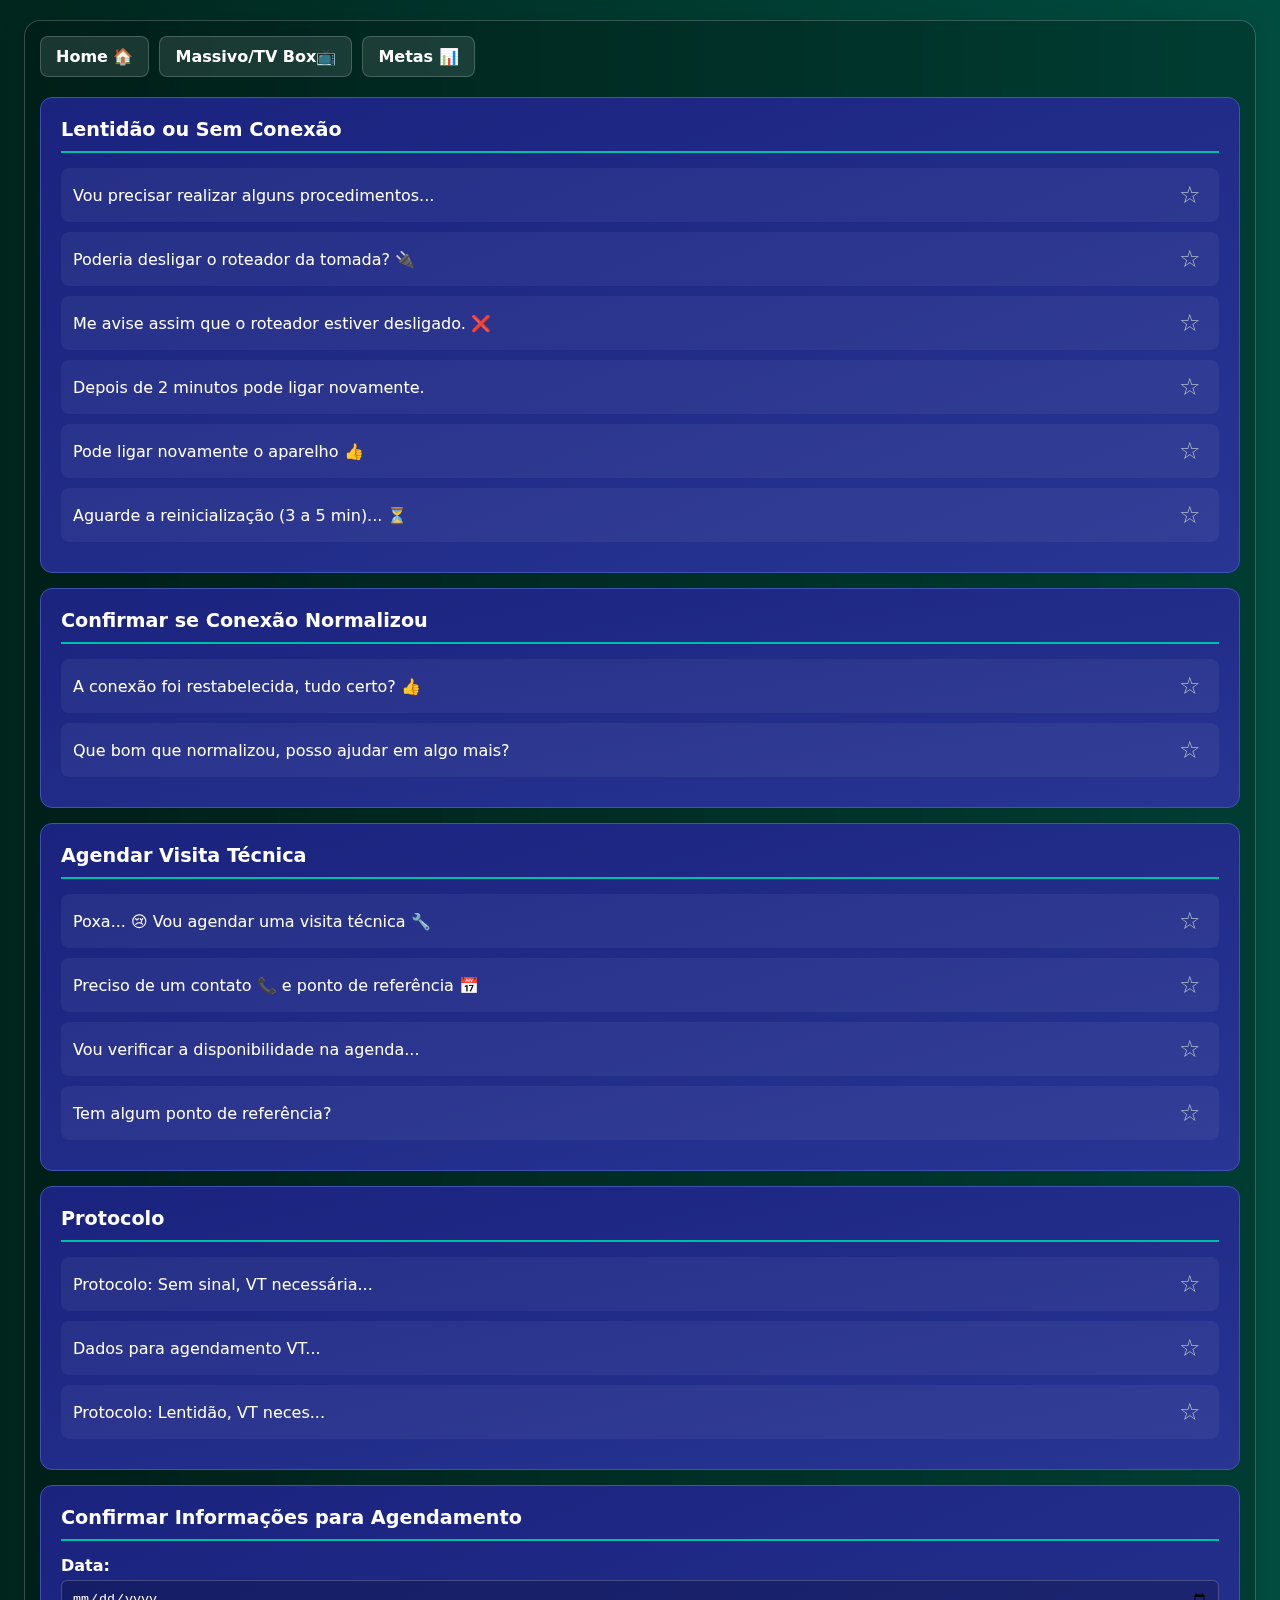
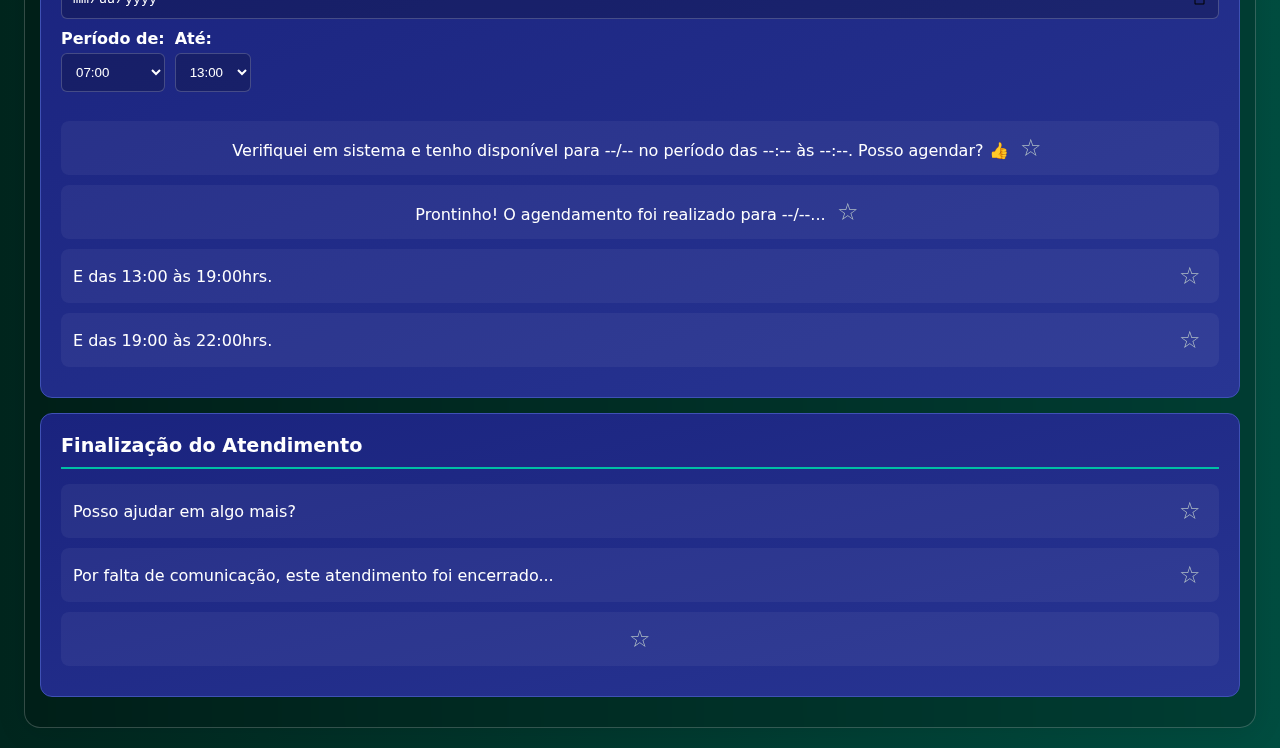
<file: script/lentidao.html>
<!DOCTYPE html>
<html lang="pt-br">
<head>
    <meta charset="UTF-8">
    <meta name="viewport" content="width=device-width, initial-scale=1.0">
    <title>Lentidão ou Sem Conexão</title>
    <link rel="icon" href="img/favicon-index.ico" type="image/x-icon">
    <style>
        :root {
            --primary-color: #00bfa5; 
            --primary-color-hover: #00a794;
            --secondary-button-bg: rgba(255, 255, 255, 0.1);
            --danger-color: #e73444;
            --danger-color-hover: #d32f2f;
            --text-color: #ffffff;
            --text-secondary-color: #b0bec5; 
            --border-color: rgba(255, 255, 255, 0.2);
            --info-color: #29b6f6; 
            --info-background: rgba(41, 182, 246, 0.1);
            --success-color: #66bb6a; 
            --success-background: rgba(102, 187, 106, 0.15);
            --warning-color: #ffa726; 
            --gold-color: #FFD700;
            --main-bg: linear-gradient(to right, #00261e, #004d40);
            --card-bg: linear-gradient(to bottom right, #1a237e, #283593);
            --card-border: #3f51b5;
            --input-bg: rgba(0, 0, 0, 0.2);
        }

        body.theme-light {
            --text-color: #202124;
            --text-secondary-color: #5f6368;
            --border-color: #dadce0;
            --main-bg: #f8f9fa;
            --card-bg: #ffffff;
            --card-border: #e0e0e0;
            --input-bg: #f1f3f4;
            --secondary-button-bg: rgba(0, 0, 0, 0.05);
        }
        
        body.theme-mint {
            --primary-color: #30a080;
            --main-bg: linear-gradient(to top, #f0fdf4, #dcfce7);
            --card-bg: #ffffff;
            --text-color: #14532d;
            --text-secondary-color: #4d7c0f;
            --border-color: #d1fae5;
        }

        body.theme-sunset {
            --primary-color: #f97316;
            --main-bg: linear-gradient(135deg, #7f1d1d, #f97316);
            --card-bg: linear-gradient(to bottom right, #1f2937, #374151);
            --text-color: #f9fafb;
            --text-secondary-color: #d1d5db;
            --border-color: #4b5563;
        }

        body.theme-graphite {
            --primary-color: #52525b;
            --main-bg: #18181b;
            --card-bg: #27272a;
            --text-color: #f4f4f5;
            --text-secondary-color: #a1a1aa;
            --border-color: #3f3f46;
        }

        body {
            font-family: system-ui, -apple-system, BlinkMacSystemFont, 'Segoe UI', Roboto, Oxygen, Ubuntu, Cantarell, 'Open Sans', 'Helvetica Neue', sans-serif;
            background: var(--main-bg);
            color: var(--text-color);
            margin: 0;
            padding: 10px;
            transition: background 0.5s, color 0.5s;
        }

        .page-container {
            max-width: 1200px;
            margin: 10px auto;
            padding: 15px;
            background-color: rgba(0, 0, 0, 0.2);
            border: 1px solid var(--border-color);
            border-radius: 16px;
            box-shadow: 0 4px 30px rgba(0, 0, 0, 0.1);
            backdrop-filter: blur(5px);
            -webkit-backdrop-filter: blur(5px);
        }

        body.theme-light .page-container,
        body.theme-mint .page-container {
             background-color: rgba(255, 255, 255, 0.2);
        }

        .header-container {
            display: flex;
            justify-content: space-between;
            align-items: center;
            flex-wrap: wrap;
            gap: 15px;
            margin-bottom: 20px;
        }

        .tab {
            display: flex;
            gap: 10px;
            flex-wrap: wrap;
        }

        .button {
            background-color: var(--secondary-button-bg);
            color: var(--text-color);
            padding: 10px 15px;
            border: 1px solid var(--border-color);
            border-radius: 8px;
            text-decoration: none;
            font-weight: bold;
            transition: all 0.2s;
        }

        .button:hover {
            background-color: var(--primary-color);
            border-color: var(--primary-color);
            color: white;
        }

        section {
            background: var(--card-bg);
            border: 1px solid var(--card-border);
            border-radius: 12px;
            padding: 20px;
            margin-bottom: 15px;
        }

        h5 {
            margin-top: 0;
            margin-bottom: 15px;
            font-size: 1.2rem;
            color: var(--text-color);
            border-bottom: 2px solid var(--primary-color);
            padding-bottom: 10px;
        }

        .script-line {
            display: flex;
            justify-content: space-between;
            align-items: center;
            padding: 12px;
            background-color: rgba(255, 255, 255, 0.05);
            border-radius: 8px;
            margin-bottom: 10px;
            cursor: pointer;
            transition: transform 0.2s, background-color 0.2s;
        }

        body.theme-light .script-line, body.theme-mint .script-line {
            background-color: rgba(0,0,0,0.05);
        }

        .script-line:hover {
            transform: scale(1.02);
            background-color: var(--info-background);
        }

        .script-line span {
            flex-grow: 1;
            text-align: left;
        }

        .favorite-toggle {
            background: none;
            border: none;
            color: var(--text-secondary-color);
            font-size: 1.5rem;
            cursor: pointer;
            transition: color 0.2s, transform 0.2s;
        }

        .favorite-toggle:hover {
            transform: scale(1.2);
        }

        .favorite-toggle.favorited {
            color: var(--gold-color);
        }

        .form-group {
            margin-bottom: 10px;
        }

        .form-group label {
            display: block;
            margin-bottom: 5px;
            font-weight: bold;
        }

        .form-group input, .form-group select {
            width: 100%;
            padding: 10px;
            border-radius: 6px;
            border: 1px solid var(--border-color);
            background-color: var(--input-bg);
            color: var(--text-color);
            box-sizing: border-box;
        }

        .time-selection-container {
            display: flex;
            gap: 10px;
        }

    </style>
</head>
<body>
    <div class="page-container">
        <header class="header-container">
            <nav class="tab">
                <a href="scriptFlavero.html" class="button">Home 🏠</a>
                <a href="massivotvbox.html" class="button">Massivo/TV Box📺</a>
                <a href="index.html" class="button"> Metas 📊</a>
            </nav>
        </header>
    
        <main class="content-container">
            <section>
                <h5>Lentidão ou Sem Conexão</h5>
                <div class="script-line" data-original="Vou precisar realizar alguns procedimentos para tentar normalizar a sua conexão, 📶 tudo bem?"><span>Vou precisar realizar alguns procedimentos...</span><button class="favorite-toggle">☆</button></div>
                <div class="script-line" data-original="Por gentileza, poderia desligar o roteador da tomada? 🔌 para realizar alguns ajustes por aqui."><span>Poderia desligar o roteador da tomada? 🔌</span><button class="favorite-toggle">☆</button></div>
                <div class="script-line" data-original="Por favor, me avise assim que o roteador estiver desligado. ❌"><span>Me avise assim que o roteador estiver desligado. ❌</span><button class="favorite-toggle">☆</button></div>
                <div class="script-line" data-original="Depois de 2 minutos pode ligar novamente."><span>Depois de 2 minutos pode ligar novamente.</span><button class="favorite-toggle">☆</button></div>
                <div class="script-line" data-original="Pode ligar novamente o aparelho 👍"><span>Pode ligar novamente o aparelho 👍</span><button class="favorite-toggle">☆</button></div>
                <div class="script-line" data-original="Agora é só aguardar a reinicialização do equipamento, que leva de 3 a 5 minutos, para testarmos se a conexão foi normalizada. ⏳ e realizo o último procedimento."><span>Aguarde a reinicialização (3 a 5 min)... ⏳</span><button class="favorite-toggle">☆</button></div>
            </section>
    
            <section>
                <h5>Confirmar se Conexão Normalizou</h5>
                <div class="script-line" data-original="Por favor, me avise se a conexão foi restabelecida para que possamos continuar, tudo certo agora? 👍"><span>A conexão foi restabelecida, tudo certo? 👍</span><button class="favorite-toggle">☆</button></div>
                <div class="script-line" data-original="Que bom que normalizou, posso ajudar em algo mais?"><span>Que bom que normalizou, posso ajudar em algo mais?</span><button class="favorite-toggle">☆</button></div>
            </section>
    
            <section>
                <h5>Agendar Visita Técnica</h5>
                <div class="script-line" data-original="Poxa... 😢 Nesse caso, vou agendar uma visita técnica 🔧 para que o seu acesso seja normalizado, Ok?"><span>Poxa... 😢 Vou agendar uma visita técnica 🔧</span><button class="favorite-toggle">☆</button></div>
                <div class="script-line" data-original="Por gentileza, preciso de *um número de contato 📞 *e um ponto de referência para seguirmos com o agendamento. 📅"><span>Preciso de um contato 📞 e ponto de referência 📅</span><button class="favorite-toggle">☆</button></div>
                <div class="script-line" data-original="Agora só preciso confirmar a data do agendamento técnico com você. Um minuto enquanto verifico a disponibilidade na agenda."><span>Vou verificar a disponibilidade na agenda...</span><button class="favorite-toggle">☆</button></div>
                <div class="script-line" data-original="Tem algum ponto de referência?"><span>Tem algum ponto de referência?</span><button class="favorite-toggle">☆</button></div>
            </section>
    
            <section>
                <h5>Protocolo</h5>
                <div class="script-line" data-original="Cliente entra em contato informando que está sem sinal de internet // Procedimentos feitos // Necessário visita técnica // Ponto de referência: // Telefone para contato: ."><span>Protocolo: Sem sinal, VT necessária...</span><button class="favorite-toggle">☆</button></div>
                <div class="script-line" data-original="Ponto de referência:&#10;Tel:&#10;Tel²:&#10;Data agendada:&#10;Período Agendado:&#10;Aceita antecipar a visita se possível? [ ] Sim - [ ] Não.&#10;Período de disponibilidade: [ ] Manhã - [ ] Tarde - [ ] Noite - [ ] Todos."><span>Dados para agendamento VT...</span><button class="favorite-toggle">☆</button></div>
                <div class="script-line" data-original="Cliente entra em contato informando que está com lentidão // teste feito e anexo em notas // Procedimentos feitos // Necessário visita técnica  // Telefone para contato: "><span>Protocolo: Lentidão, VT neces...</span><button class="favorite-toggle">☆</button></div>
            </section>
    
            <section>
                <h5>Confirmar Informações para Agendamento</h5>
                <div class="form-group">
                    <label for="data-agendamento">Data:</label>
                    <input type="date" id="data-agendamento">
                </div>
    
                <div class="time-selection-container">
                    <div class="form-group">
                        <label for="hora-inicio">Período de:</label>
                        <select id="hora-inicio">
                            <option value="07:00">07:00</option>
                            <option value="13:00">13:00</option>
                            <option value="19:00">19:00</option>
                        </select>
                    </div>
                    <div class="form-group">
                        <label for="hora-fim">Até:</label>
                        <select id="hora-fim">
                            <option value="13:00">13:00</option>
                            <option value="19:00">19:00</option>
                            <option value="22:00">22:00</option>
                        </select>
                    </div>
                </div>
                
                <br>
                
                <div id="confirmar-agendamento" class="script-line" data-original="" style="display: block; text-align: center;">
                    <span>Verifiquei em sistema e tenho disponível para --/-- no período das --:-- às --:--. Posso agendar? 👍</span>
                    <button class="favorite-toggle">☆</button>
                </div>
                <div id="finalizar-agendamento" class="script-line" data-original="" style="display: block; text-align: center; margin-top: 10px;">
                    <span>Prontinho! O agendamento foi realizado para --/--...</span>
                    <button class="favorite-toggle">☆</button>
                </div>
                
                <div class="script-line" data-original="E das 13:00 às 19:00hrs."><span>E das 13:00 às 19:00hrs.</span><button class="favorite-toggle">☆</button></div>
                <div class="script-line" data-original="E das 19:00 às 22:00hrs."><span>E das 19:00 às 22:00hrs.</span><button class="favorite-toggle">☆</button></div>
            </section>
            
            <section>
                <h5>Finalização do Atendimento</h5>
                <div class="script-line" data-original="Posso ajudar em algo mais?"><span>Posso ajudar em algo mais?</span><button class="favorite-toggle">☆</button></div>
                <div class="script-line" data-original="Por falta de comunicação, este atendimento foi encerrado, continuamos à sua disposição por esse canal, ou através do telefone 3514-3100"><span>Por falta de comunicação, este atendimento foi encerrado...</span><button class="favorite-toggle">☆</button></div>
                <div id="mensagem-final" class="script-line" style="display: block; text-align: center;"><span></span><button class="favorite-toggle">☆</button></div>
            </section>
    
        </main>
    </div>
</body>
</html>
</file>
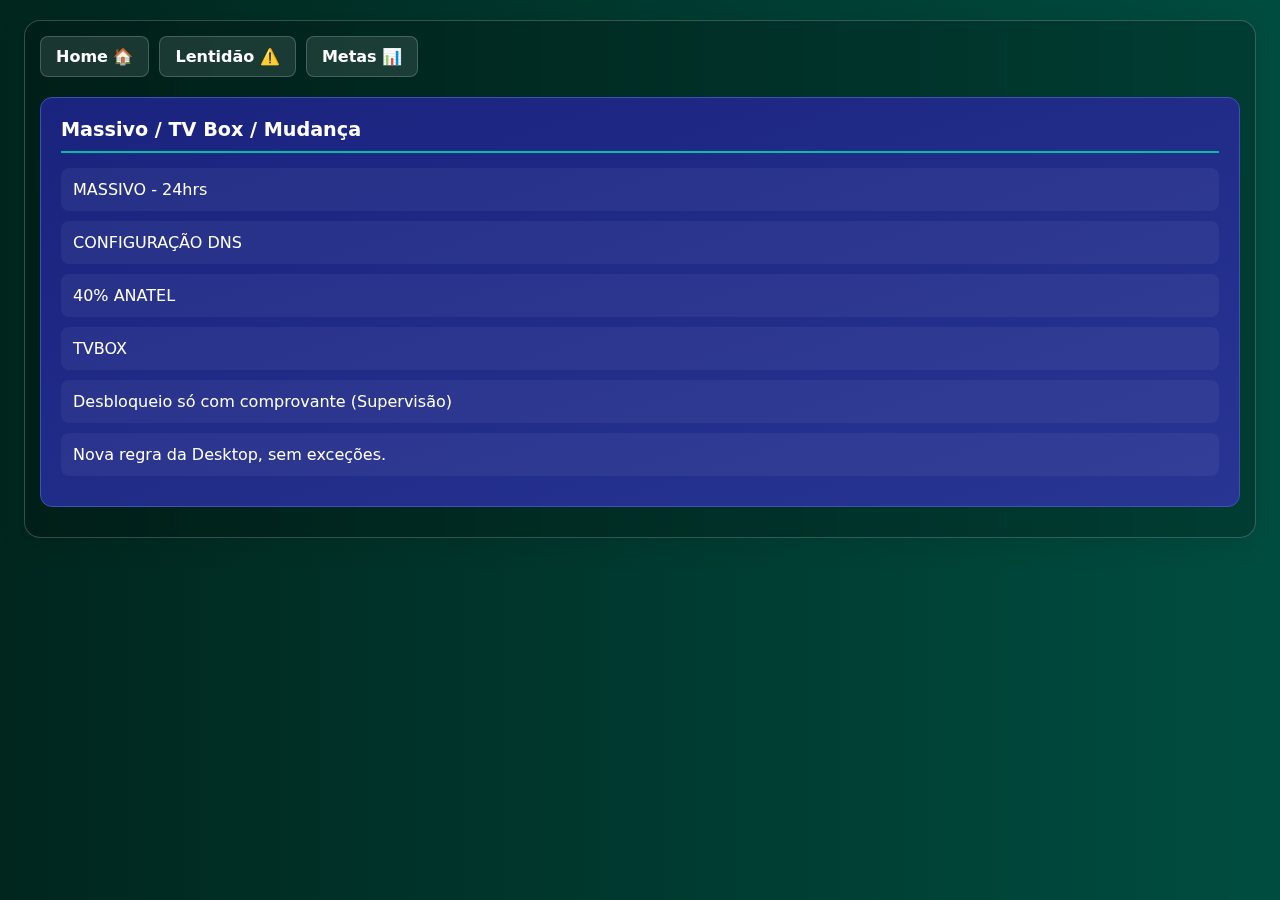
<file: script/massivotvbox.html>
<!DOCTYPE html>
<html lang="pt-br">
<head>
    <meta charset="UTF-8">
    <meta name="viewport" content="width=device-width, initial-scale=1.0">
    <title>Massivo, TV Box e Mudança</title>
    <link rel="icon" href="img/favicon-index.ico" type="image/x-icon">
    <style>
        :root {
            --primary-color: #00bfa5; 
            --primary-color-hover: #00a794;
            --secondary-button-bg: rgba(255, 255, 255, 0.1);
            --danger-color: #e73444;
            --danger-color-hover: #d32f2f;
            --text-color: #ffffff;
            --text-secondary-color: #b0bec5; 
            --border-color: rgba(255, 255, 255, 0.2);
            --info-color: #29b6f6; 
            --info-background: rgba(41, 182, 246, 0.1);
            --success-color: #66bb6a; 
            --success-background: rgba(102, 187, 106, 0.15);
            --warning-color: #ffa726; 
            --gold-color: #FFD700;
            --main-bg: linear-gradient(to right, #00261e, #004d40);
            --card-bg: linear-gradient(to bottom right, #1a237e, #283593);
            --card-border: #3f51b5;
            --input-bg: rgba(0, 0, 0, 0.2);
        }

        body.theme-light {
            --text-color: #202124;
            --text-secondary-color: #5f6368;
            --border-color: #dadce0;
            --main-bg: #f8f9fa;
            --card-bg: #ffffff;
            --card-border: #e0e0e0;
            --input-bg: #f1f3f4;
            --secondary-button-bg: rgba(0, 0, 0, 0.05);
        }
        
        body.theme-mint {
            --primary-color: #30a080;
            --main-bg: linear-gradient(to top, #f0fdf4, #dcfce7);
            --card-bg: #ffffff;
            --text-color: #14532d;
            --text-secondary-color: #4d7c0f;
            --border-color: #d1fae5;
        }

        body.theme-sunset {
            --primary-color: #f97316;
            --main-bg: linear-gradient(135deg, #7f1d1d, #f97316);
            --card-bg: linear-gradient(to bottom right, #1f2937, #374151);
            --text-color: #f9fafb;
            --text-secondary-color: #d1d5db;
            --border-color: #4b5563;
        }

        body.theme-graphite {
            --primary-color: #52525b;
            --main-bg: #18181b;
            --card-bg: #27272a;
            --text-color: #f4f4f5;
            --text-secondary-color: #a1a1aa;
            --border-color: #3f3f46;
        }

        body {
            font-family: system-ui, -apple-system, BlinkMacSystemFont, 'Segoe UI', Roboto, Oxygen, Ubuntu, Cantarell, 'Open Sans', 'Helvetica Neue', sans-serif;
            background: var(--main-bg);
            color: var(--text-color);
            margin: 0;
            padding: 10px;
            transition: background 0.5s, color 0.5s;
        }

        .page-container {
            max-width: 1200px;
            margin: 10px auto;
            padding: 15px;
            background-color: rgba(0, 0, 0, 0.2);
            border: 1px solid var(--border-color);
            border-radius: 16px;
            box-shadow: 0 4px 30px rgba(0, 0, 0, 0.1);
            backdrop-filter: blur(5px);
            -webkit-backdrop-filter: blur(5px);
        }
        
        body.theme-light .page-container,
        body.theme-mint .page-container {
             background-color: rgba(255, 255, 255, 0.2);
        }

        .header-container {
            display: flex;
            justify-content: space-between;
            align-items: center;
            flex-wrap: wrap;
            gap: 15px;
            margin-bottom: 20px;
        }

        .tab {
            display: flex;
            gap: 10px;
            flex-wrap: wrap;
        }

        .button {
            background-color: var(--secondary-button-bg);
            color: var(--text-color);
            padding: 10px 15px;
            border: 1px solid var(--border-color);
            border-radius: 8px;
            text-decoration: none;
            font-weight: bold;
            transition: all 0.2s;
        }

        .button:hover {
            background-color: var(--primary-color);
            border-color: var(--primary-color);
            color: white;
        }

        section {
            background: var(--card-bg);
            border: 1px solid var(--card-border);
            border-radius: 12px;
            padding: 20px;
            margin-bottom: 15px;
        }

        h5 {
            margin-top: 0;
            margin-bottom: 15px;
            font-size: 1.2rem;
            color: var(--text-color);
            border-bottom: 2px solid var(--primary-color);
            padding-bottom: 10px;
        }

        .script-line {
            display: flex;
            justify-content: space-between;
            align-items: center;
            padding: 12px;
            background-color: rgba(255, 255, 255, 0.05);
            border-radius: 8px;
            margin-bottom: 10px;
            cursor: pointer;
            transition: transform 0.2s, background-color 0.2s;
            text-align: left;
        }

        body.theme-light .script-line, body.theme-mint .script-line {
            background-color: rgba(0,0,0,0.05);
        }

        .script-line:hover {
            transform: scale(1.02);
            background-color: var(--info-background);
        }

    </style>
</head>
<body>
    <div class="page-container">
        <header class="header-container">
            <nav class="tab">
                <a href="scriptFlavero.html" class="button">Home 🏠</a>
                <a href="lentidao.html" class="button">Lentidão ⚠️</a>
                <a href="index.html" class="button">Metas 📊</a>
            </nav>
        </header>
    
        <main>
            <section>
                <h5>Massivo / TV Box / Mudança</h5>
                <div class="script-line" data-original="Acabei de verificar e foi constatado um problema geral na sua região. Nossos técnicos já foram notificados e o prazo para a normalização é de 24 horas. Esse é o prazo máximo, mas pode ser que normalize antes!">
                    MASSIVO - 24hrs
                </div>
                <div class="script-line" data-original="Abra Conexões de Rede pressionando Windows + R e digitando ncpa.cpl. Clique em OK. Em seguida, clique com o botão direito na Conexão Local e selecione Protocolo IP Versão 4 (TCP/IPv4), depois clique em Propriedades. Marque a opção Usar os seguintes endereços de servidor DNS e, nos campos de Servidor DNS preferencial e alternativo, digite os seguintes endereços: Primário: 201.77.112.48 Secundário: 201.77.112.">
                    CONFIGURAÇÃO DNS
                </div>
                <div class="script-line" data-original="A velocidade da conexão em medições instantâneas deve estar dentro de 40% do plano contratado, conforme exige a Anatel. Essas informações ficam disponíveis no site da ANATEL: www.anatel.gov.br">
                    40% ANATEL
                </div>
                <div class="script-line" data-original="Entendo. O bloqueio é específico para os aparelhos de TV BOX e não está diretamente relacionado com a Desktop. É uma determinação da ANATEL. Realizei os procedimentos necessários para tentar disponibilizar o acesso, mas infelizmente não foi possível. Como se trata de um bloqueio determinado pela ANATEL, não podemos prestar atendimento devido à falta de sinal em TV BOX, apenas problemas relacionados à internet Desktop.">
                    TVBOX
                </div>
                <div class="script-line" data-original="Nesse caso, não podemos mais realizar o desbloqueio. Agora, somente com a autorização da supervisão com o envio do comprovante de pagamento.">
                    Desbloqueio só com comprovante (Supervisão)
                </div>
                 <div class="script-line" data-original="Peço desculpas, mas não tem como mesmo, é nova regra da Desktop.">
                    Nova regra da Desktop, sem exceções.
                </div>
            </section>
        </main>
    </div>
</body>
</html>
</file>
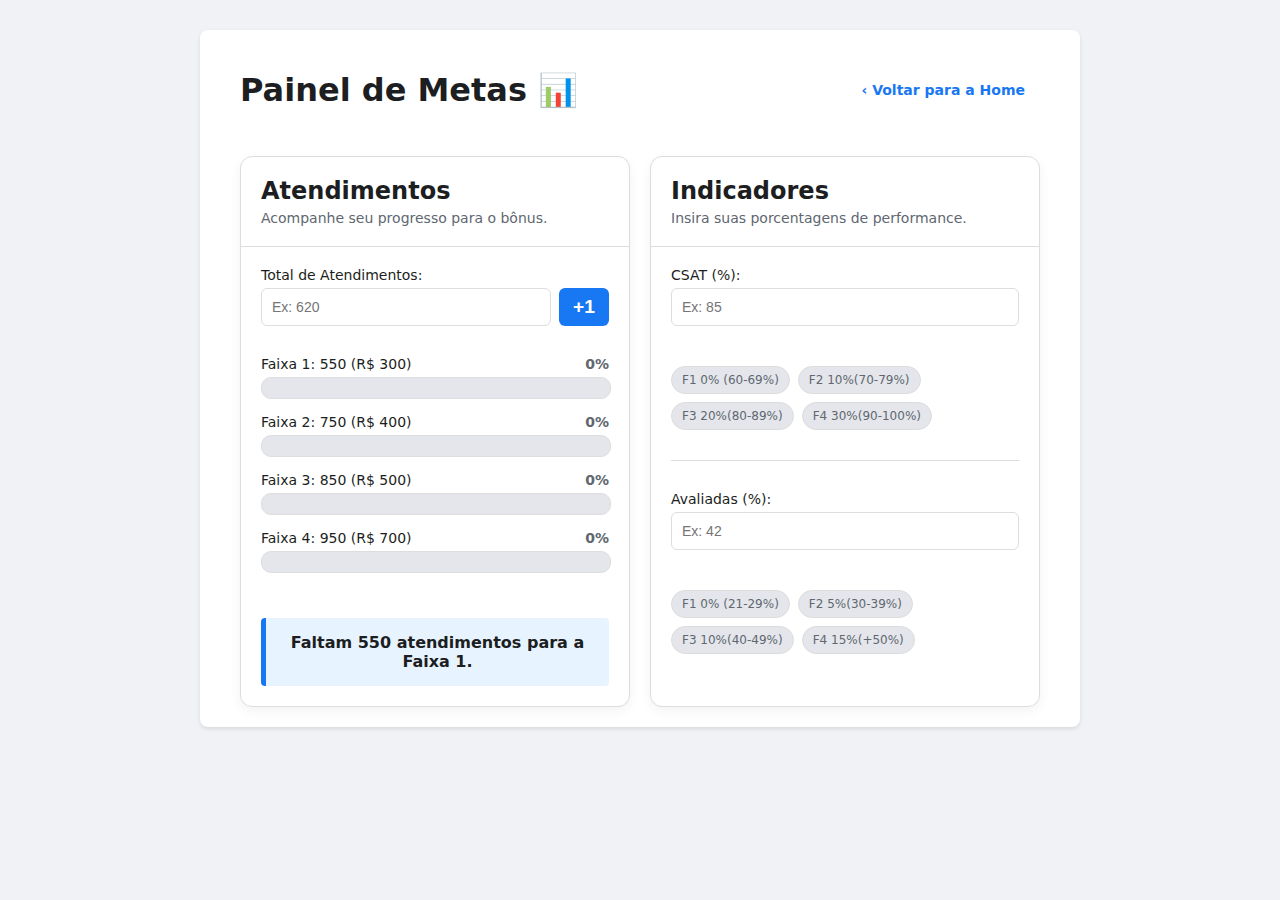
<file: script/metasOLD.html>
<!DOCTYPE html>
<html lang="pt-br">
<head>
    <meta charset="UTF-8">
    <meta name="viewport" content="width=device-width, initial-scale=1.0">
    <title>Painel de Metas N2</title>
    <link rel="icon" href="img/favicon-index.ico" type="image/x-icon">
    
    <style>
        /* --- VARIAVÉIS DE COR E GERAL --- */
        :root {
            --primary-color: #1877f2;
            --primary-color-hover: #166fe5;
            --secondary-button-bg: #e4e6eb;
            --secondary-button-hover-bg: #dcdfe3;
            --background-color: #f0f2f5;
            --container-background: #ffffff;
            --text-color: #1c1e21;
            --text-secondary-color: #606770;
            --border-color: #ddd;
            --info-color: #1877f2;
            --info-background: #e7f3ff;
            --success-color: #31a24c;
            --success-background: #e3f3e6;
        }
        body {
            font-family: system-ui, -apple-system, BlinkMacSystemFont, 'Segoe UI', Roboto, Oxygen, Ubuntu, Cantarell, 'Open Sans', 'Helvetica Neue', sans-serif;
            background-color: var(--background-color);
            color: var(--text-color);
            margin: 0;
            padding: 10px;
        }
        /* --- ESTILOS DA PÁGINA DE METAS --- */
        .page-container {
            max-width: 800px;
            margin: 20px auto;
            padding: 20px 40px;
            background-color: var(--container-background);
            border-radius: 8px;
            box-shadow: 0 2px 4px rgba(0, 0, 0, 0.1);
            text-align: center;
        }
        .header-metas {
            display: flex;
            justify-content: space-between;
            align-items: center;
            margin-bottom: 25px;
        }
        .metas-grid {
            display: grid;
            grid-template-columns: repeat(auto-fit, minmax(300px, 1fr));
            gap: 20px;
        }
        .meta-card {
            background-color: var(--container-background);
            border: 1px solid var(--border-color);
            border-radius: 12px;
            box-shadow: 0 4px 12px rgba(0,0,0,0.05);
            display: flex;
            flex-direction: column;
            text-align: left;
        }
        .card-header {
            padding: 20px;
            border-bottom: 1px solid var(--border-color);
        }
        .card-header h2 {
            margin: 0 0 5px 0;
            color: var(--text-color);
        }
        .card-header p {
            margin: 0;
            font-size: 14px;
            color: var(--text-secondary-color);
        }
        .card-body {
            padding: 20px;
            flex-grow: 1;
            display: flex;
            flex-direction: column;
            gap: 15px;
        }
        .form-group {
            margin-bottom: 15px;
        }
        .form-group label {
            display: block;
            margin-bottom: 5px;
            font-size: 14px;
            font-weight: 500;
            color: var(--text-color);
        }
        .form-group input {
            width: 100%;
            padding: 10px;
            box-sizing: border-box;
            font-size: 14px;
            border: 1px solid var(--border-color);
            border-radius: 6px;
        }
        .input-with-button-container {
            display: flex;
            gap: 8px;
            align-items: center;
        }
        .input-with-button-container input {
            flex-grow: 1;
        }
        .button {
            background-color: var(--primary-color);
            color: white;
            padding: 10px 15px;
            border: none;
            border-radius: 6px;
            text-decoration: none;
            font-size: 14px;
            font-weight: bold;
            cursor: pointer;
        }
        .button:hover {
            background-color: var(--primary-color-hover);
        }
        #incrementButton {
            flex-shrink: 0;
            width: 50px;
            font-size: 1.2rem;
            padding: 8px;
        }
        .meta-item {
            margin-bottom: 15px;
        }
        .meta-header {
            display: flex;
            justify-content: space-between;
            align-items: center;
            margin-bottom: 5px;
            font-size: 14px;
        }
        .meta-label {
            font-weight: 500;
        }
        .meta-percentage {
            font-weight: bold;
            color: var(--text-secondary-color);
        }
        .progress-bar-background {
            width: 100%;
            height: 20px;
            background-color: var(--secondary-button-bg);
            border-radius: 10px;
            overflow: hidden;
            border: 1px solid var(--border-color);
        }
        .progress-bar-fill {
            height: 100%;
            width: 0%;
            background-color: var(--info-color);
            border-radius: 10px;
            transition: width 0.5s ease-out, background-color 0.5s;
        }
        .progress-bar-fill.completed {
            background-color: var(--success-color);
        }
        .summary-box {
            margin-top: 15px;
            padding: 15px;
            background-color: var(--info-background);
            border-left: 5px solid var(--info-color);
            border-radius: 4px;
            font-weight: bold;
            text-align: center;
            transition: all 0.3s;
        }
        .summary-box.completed {
            background-color: var(--success-background);
            border-left-color: var(--success-color);
        }
        .section-divider {
            border: none;
            border-top: 1px solid var(--border-color);
            margin: 15px 0;
        }
        .faixas-container {
            display: flex;
            flex-wrap: wrap;
            gap: 8px;
            margin-top: 10px;
        }
        .faixa-item {
            background-color: var(--secondary-button-bg);
            border: 1px solid var(--border-color);
            padding: 6px 10px;
            border-radius: 16px;
            font-size: 12px;
            color: var(--text-secondary-color);
            transition: all 0.3s;
        }
        .faixa-item.achieved {
            background-color: var(--success-background);
            border-color: var(--success-color);
            color: var(--text-color);
            font-weight: bold;
        }
        .back-button {
            background-color: transparent;
            color: var(--primary-color);
            padding: 10px 15px;
            border: none;
            border-radius: 6px;
            font-size: 14px;
            font-weight: bold;
            cursor: pointer;
            text-decoration: none;
        }
        .back-button:hover {
            background-color: var(--secondary-button-bg);
        }
    </style>
</head>
<body>
    <div class="page-container" style="max-width: 800px;">
        <div class="header-metas">
            <h1>Painel de Metas 📊</h1>
            <a href="scriptFlavero.html" class="back-button">‹ Voltar para a Home</a>
        </div>
        
        <div class="metas-grid">
            <!-- Card de Atendimentos -->
            <div class="meta-card">
                <div class="card-header">
                    <h2>Atendimentos</h2>
                    <p>Acompanhe seu progresso para o bônus.</p>
                </div>
                <div class="card-body">
                    <div class="form-group">
                        <label for="atendimentosInput">Total de Atendimentos:</label>
                        <div class="input-with-button-container">
                            <input type="number" id="atendimentosInput" placeholder="Ex: 620">
                            <button type="button" id="incrementButton" class="button">+1</button>
                        </div>
                    </div>
                    <div id="metas-container">
                        <!-- As barras de progresso serão geradas aqui -->
                    </div>
                    <div id="summary-text" class="summary-box">Aguardando seus dados...</div>
                </div>
            </div>

            <!-- Card de Indicadores -->
            <div class="meta-card">
                <div class="card-header">
                    <h2>Indicadores</h2>
                    <p>Insira suas porcentagens de performance.</p>
                </div>
                <div class="card-body">
                    <div class="form-group">
                        <label for="csatInput">CSAT (%):</label>
                        <input type="number" id="csatInput" placeholder="Ex: 85" min="0" max="100">
                    </div>
                    <div class="faixas-container" id="csatFaixas">
                        <!-- As faixas de CSAT serão geradas aqui -->
                    </div>
                    
                    <hr class="section-divider">

                    <div class="form-group">
                        <label for="avaliadasInput">Avaliadas (%):</label>
                        <input type="number" id="avaliadasInput" placeholder="Ex: 42" min="0">
                    </div>
                    <div class="faixas-container" id="avaliadasFaixas">
                        <!-- As faixas de Avaliadas serão geradas aqui -->
                    </div>
                </div>
            </div>
        </div>
    </div>

    <script>
        document.addEventListener('DOMContentLoaded', () => {
            const metasPageIdentifier = document.getElementById('atendimentosInput');
            if (!metasPageIdentifier) return;

            // --- LÓGICA DE ATENDIMENTOS ---
            const atendimentosInput = document.getElementById('atendimentosInput');
            const metas = [{ id: 1, target: 550, reward: 300 }, { id: 2, target: 750, reward: 400 }, { id: 3, target: 850, reward: 500 }, { id: 4, target: 950, reward: 700 }];
            const metasContainer = document.getElementById('metas-container');
            const summaryText = document.getElementById('summary-text');
            const incrementButton = document.getElementById('incrementButton');

            function renderAtendimentoMetas() {
                if (!metasContainer) return;
                metasContainer.innerHTML = '';
                metas.forEach(meta => {
                    const metaElement = document.createElement('div');
                    metaElement.className = 'meta-item';
                    metaElement.innerHTML = `<div class="meta-header"><span class="meta-label">Faixa ${meta.id}: ${meta.target} (R$ ${meta.reward})</span><span class="meta-percentage" id="meta${meta.id}-percent">0%</span></div><div class="progress-bar-background"><div class="progress-bar-fill" id="meta${meta.id}-fill"></div></div>`;
                    metasContainer.appendChild(metaElement);
                });
            }

            function updateAtendimentoProgress() {
                if (!atendimentosInput || !summaryText) return;
                const currentValue = parseInt(atendimentosInput.value) || 0;
                localStorage.setItem('atendimentosCount', currentValue);
                let highestAchieved = null;
                metas.forEach(meta => {
                    const percent = Math.min(100, (currentValue / meta.target) * 100);
                    const fill = document.getElementById(`meta${meta.id}-fill`);
                    const percentText = document.getElementById(`meta${meta.id}-percent`);
                    if (fill && percentText) {
                        fill.style.width = `${percent}%`;
                        percentText.textContent = `${Math.floor(percent)}%`;
                        if (percent >= 100) {
                            fill.classList.add('completed');
                            highestAchieved = meta;
                        } else {
                            fill.classList.remove('completed');
                        }
                    }
                });
                if (!highestAchieved) {
                    const faltam = metas[0].target - currentValue;
                    summaryText.innerHTML = `Faltam <strong>${faltam > 0 ? faltam : 0}</strong> atendimentos para a Faixa 1.`;
                    summaryText.className = 'summary-box';
                } else {
                    const nextMetaIndex = metas.findIndex(m => m.id === highestAchieved.id) + 1;
                    if (nextMetaIndex < metas.length) {
                        const nextMeta = metas[nextMetaIndex];
                        const faltam = nextMeta.target - currentValue;
                        summaryText.innerHTML = `Parabéns! Atingido: <strong>Faixa ${highestAchieved.id} (R$ ${highestAchieved.reward})</strong>. Faltam <strong>${faltam > 0 ? faltam : 0}</strong> para a próxima!`;
                        summaryText.className = 'summary-box completed';
                    } else {
                        summaryText.innerHTML = `INCRÍVEL! 🏆 Meta máxima de <strong>R$ ${highestAchieved.reward}</strong> atingida!`;
                        summaryText.className = 'summary-box completed';
                    }
                }
            }

            // --- LÓGICA DE INDICADORES (CSAT E AVALIADAS) ---
            function setupTierTracker(inputId, containerId, tiers, storageKey) {
                const input = document.getElementById(inputId);
                const container = document.getElementById(containerId);
                if (!input || !container) return;
                container.innerHTML = '';
                tiers.forEach(tier => {
                    const faixaEl = document.createElement('div');
                    faixaEl.className = 'faixa-item';
                    faixaEl.dataset.tierMin = tier.min;
                    faixaEl.textContent = tier.label;
                    container.appendChild(faixaEl);
                });
                const faixas = container.querySelectorAll('.faixa-item');
                function update() {
                    const value = parseFloat(input.value) || 0;
                    localStorage.setItem(storageKey, value);
                    let achievedTierMin = -1;
                    tiers.forEach(tier => {
                        if (value >= tier.min && value <= tier.max) {
                            achievedTierMin = tier.min;
                        }
                    });
                    faixas.forEach(faixa => {
                        faixa.classList.toggle('achieved', parseInt(faixa.dataset.tierMin) === achievedTierMin);
                    });
                }
                const savedValue = localStorage.getItem(storageKey);
                if (savedValue) { input.value = savedValue; }
                update();
                input.addEventListener('input', update);
            }

            const csatTiers = [{ label: 'F1 0% (60-69%)', min: 60, max: 69.9 }, { label: 'F2 10%(70-79%)', min: 70, max: 79.9 }, { label: 'F3 20%(80-89%)', min: 80, max: 89.9 }, { label: 'F4 30%(90-100%)', min: 90, max: 100 }];
            setupTierTracker('csatInput', 'csatFaixas', csatTiers, 'csatValue');

            const avaliadasTiers = [{ label: 'F1 0% (21-29%)', min: 21, max: 29.9 }, { label: 'F2 5%(30-39%)', min: 30, max: 39.9 }, { label: 'F3 10%(40-49%)', min: 40, max: 49.9 }, { label: 'F4 15%(+50%)', min: 50, max: Infinity }];
            setupTierTracker('avaliadasInput', 'avaliadasFaixas', avaliadasTiers, 'avaliadasValue');

            // --- INICIALIZAÇÃO E EVENTOS ---
            renderAtendimentoMetas();
            const savedAtendimentos = localStorage.getItem('atendimentosCount');
            if (savedAtendimentos) { atendimentosInput.value = savedAtendimentos; }
            updateAtendimentoProgress();
            atendimentosInput.addEventListener('input', updateAtendimentoProgress);
            if (incrementButton) {
                incrementButton.addEventListener('click', () => {
                    atendimentosInput.value = (parseInt(atendimentosInput.value) || 0) + 1;
                    atendimentosInput.dispatchEvent(new Event('input'));
                });
            }
        });
    </script>
</body>
</html>
</file>
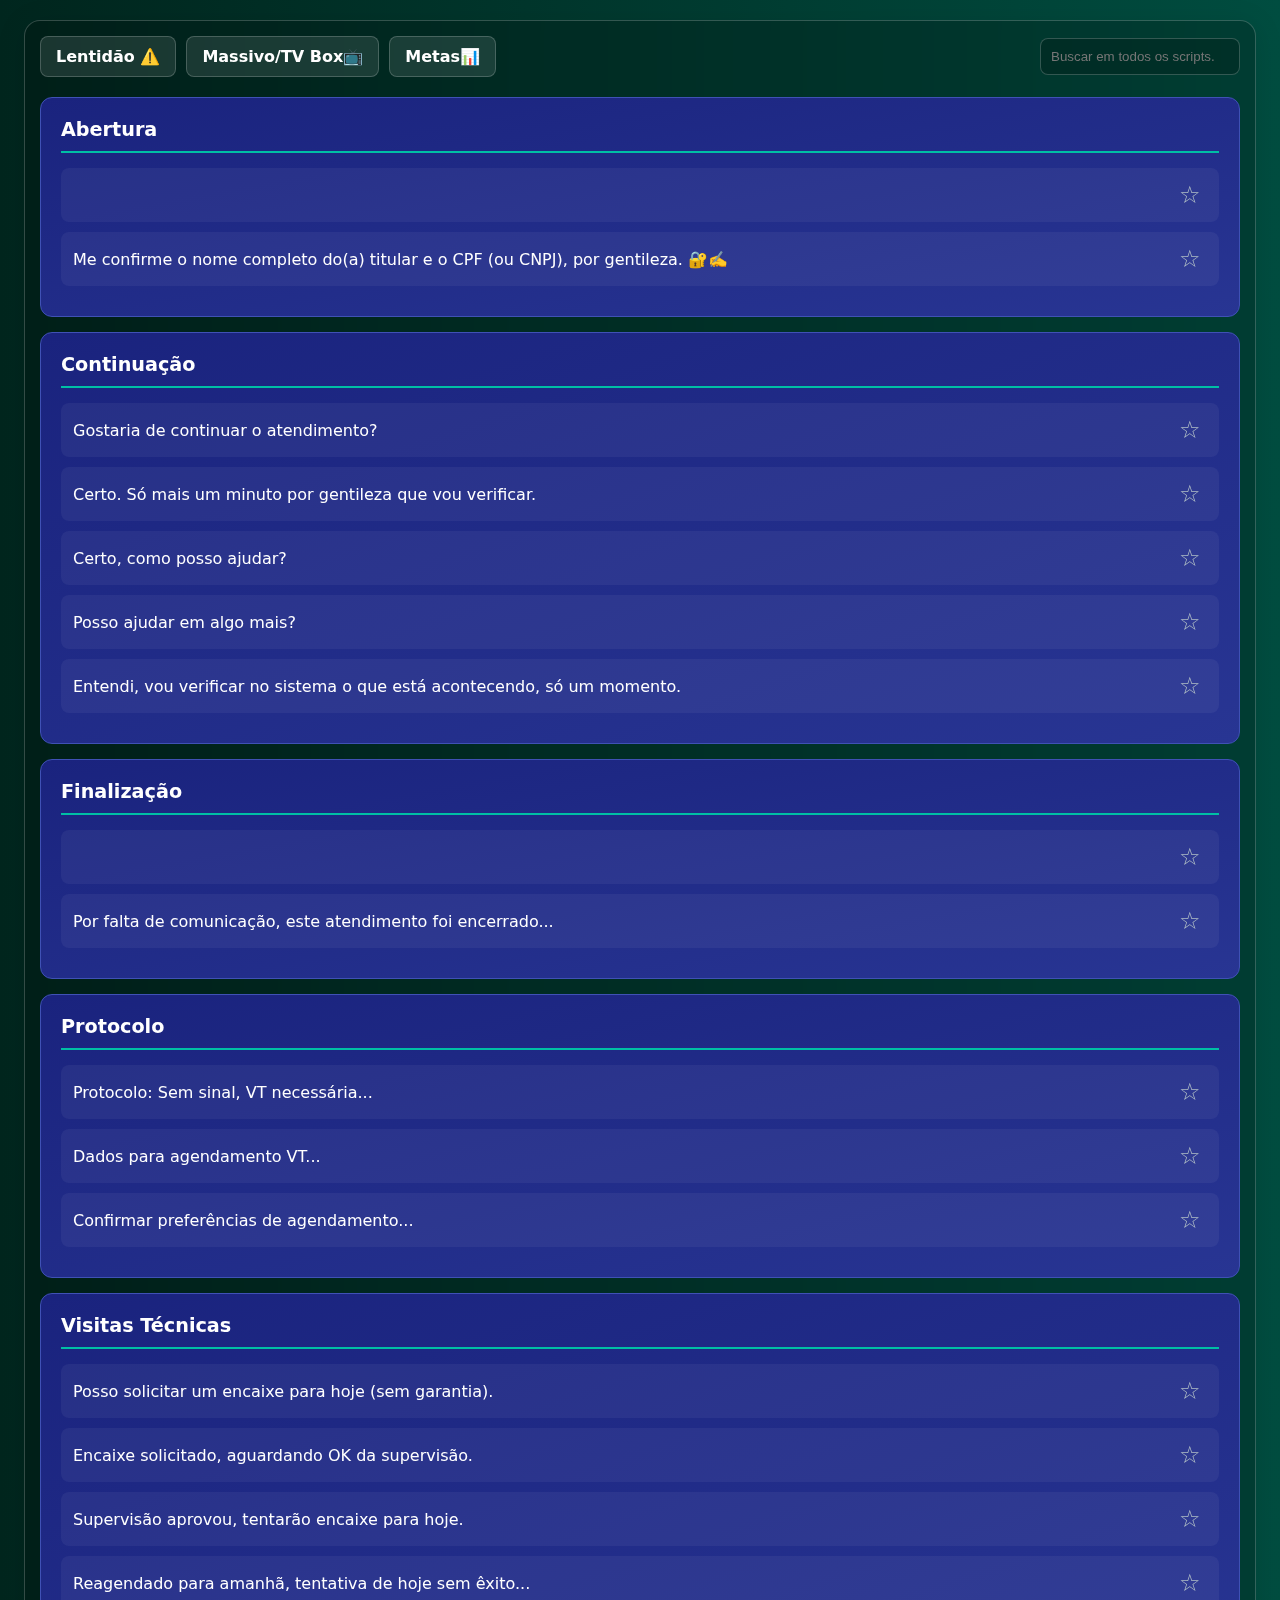
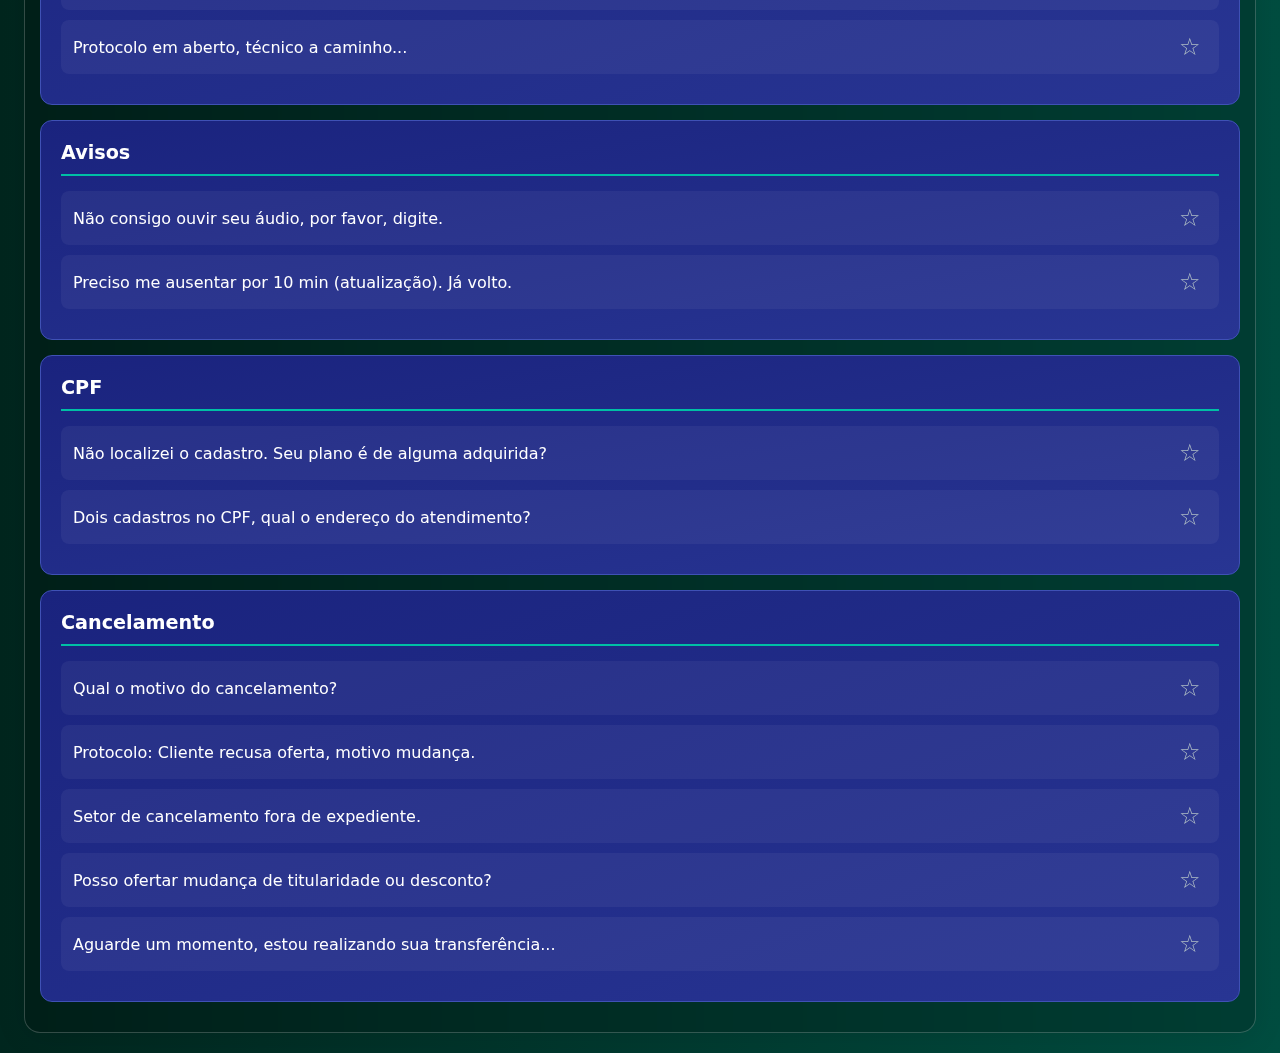
<file: script/scriptFlavero.html>
<!DOCTYPE html>
<html lang="pt-br">
<head>
    <meta charset="UTF-8">
    <meta name="viewport" content="width=device-width, initial-scale=1.0">
    <title>Scripts de Atendimento N2</title>
    <link rel="icon" href="img/favicon-index.ico" type="image/x-icon">
    <style>
        :root {
            --primary-color: #00bfa5; 
            --primary-color-hover: #00a794;
            --secondary-button-bg: rgba(255, 255, 255, 0.1);
            --danger-color: #e73444;
            --danger-color-hover: #d32f2f;
            --text-color: #ffffff;
            --text-secondary-color: #b0bec5; 
            --border-color: rgba(255, 255, 255, 0.2);
            --info-color: #29b6f6; 
            --info-background: rgba(41, 182, 246, 0.1);
            --success-color: #66bb6a; 
            --success-background: rgba(102, 187, 106, 0.15);
            --warning-color: #ffa726; 
            --gold-color: #FFD700;
            --main-bg: linear-gradient(to right, #00261e, #004d40);
            --card-bg: linear-gradient(to bottom right, #1a237e, #283593);
            --card-border: #3f51b5;
            --input-bg: rgba(0, 0, 0, 0.2);
        }

        body.theme-light {
            --text-color: #202124;
            --text-secondary-color: #5f6368;
            --border-color: #dadce0;
            --main-bg: #f8f9fa;
            --card-bg: #ffffff;
            --card-border: #e0e0e0;
            --input-bg: #f1f3f4;
            --secondary-button-bg: rgba(0, 0, 0, 0.05);
        }
        
        body.theme-mint {
            --primary-color: #30a080;
            --main-bg: linear-gradient(to top, #f0fdf4, #dcfce7);
            --card-bg: #ffffff;
            --text-color: #14532d;
            --text-secondary-color: #4d7c0f;
            --border-color: #d1fae5;
        }

        body.theme-sunset {
            --primary-color: #f97316;
            --main-bg: linear-gradient(135deg, #7f1d1d, #f97316);
            --card-bg: linear-gradient(to bottom right, #1f2937, #374151);
            --text-color: #f9fafb;
            --text-secondary-color: #d1d5db;
            --border-color: #4b5563;
        }

        body.theme-graphite {
            --primary-color: #52525b;
            --main-bg: #18181b;
            --card-bg: #27272a;
            --text-color: #f4f4f5;
            --text-secondary-color: #a1a1aa;
            --border-color: #3f3f46;
        }

        body {
            font-family: system-ui, -apple-system, BlinkMacSystemFont, 'Segoe UI', Roboto, Oxygen, Ubuntu, Cantarell, 'Open Sans', 'Helvetica Neue', sans-serif;
            background: var(--main-bg);
            color: var(--text-color);
            margin: 0;
            padding: 10px;
            transition: background 0.5s, color 0.5s;
        }

        .page-container {
            max-width: 1200px;
            margin: 10px auto;
            padding: 15px;
            background-color: rgba(0, 0, 0, 0.2);
            border: 1px solid var(--border-color);
            border-radius: 16px;
            box-shadow: 0 4px 30px rgba(0, 0, 0, 0.1);
            backdrop-filter: blur(5px);
            -webkit-backdrop-filter: blur(5px);
        }

        body.theme-light .page-container,
        body.theme-mint .page-container {
             background-color: rgba(255, 255, 255, 0.2);
        }

        .header-container {
            display: flex;
            justify-content: space-between;
            align-items: center;
            flex-wrap: wrap;
            gap: 15px;
            margin-bottom: 20px;
        }

        .tab {
            display: flex;
            gap: 10px;
            flex-wrap: wrap;
        }

        .button {
            background-color: var(--secondary-button-bg);
            color: var(--text-color);
            padding: 10px 15px;
            border: 1px solid var(--border-color);
            border-radius: 8px;
            text-decoration: none;
            font-weight: bold;
            transition: all 0.2s;
        }

        .button:hover {
            background-color: var(--primary-color);
            border-color: var(--primary-color);
            color: white;
        }

        .tools-container {
            display: flex;
            gap: 10px;
            align-items: center;
        }

        #global-search {
            padding: 10px;
            border-radius: 8px;
            border: 1px solid var(--border-color);
            background-color: var(--input-bg);
            color: var(--text-color);
            min-width: 200px;
        }

        #theme-toggle {
            background: var(--secondary-button-bg);
            border: 1px solid var(--border-color);
            color: var(--text-color);
            width: 40px;
            height: 40px;
            border-radius: 50%;
            cursor: pointer;
            font-size: 1.2rem;
        }

        section {
            background: var(--card-bg);
            border: 1px solid var(--card-border);
            border-radius: 12px;
            padding: 20px;
            margin-bottom: 15px;
        }

        h5 {
            margin-top: 0;
            margin-bottom: 15px;
            font-size: 1.2rem;
            color: var(--text-color);
            border-bottom: 2px solid var(--primary-color);
            padding-bottom: 10px;
        }

        .script-line, .link-item {
            display: flex;
            justify-content: space-between;
            align-items: center;
            padding: 12px;
            background-color: rgba(255, 255, 255, 0.05);
            border-radius: 8px;
            margin-bottom: 10px;
            cursor: pointer;
            transition: transform 0.2s, background-color 0.2s;
        }
        
        body.theme-light .script-line, body.theme-mint .script-line {
            background-color: rgba(0,0,0,0.05);
        }

        .script-line:hover, .link-item:hover {
            transform: scale(1.02);
            background-color: var(--info-background);
        }

        .script-line span {
            flex-grow: 1;
            text-align: left;
        }

        .favorite-toggle {
            background: none;
            border: none;
            color: var(--text-secondary-color);
            font-size: 1.5rem;
            cursor: pointer;
            transition: color 0.2s, transform 0.2s;
        }

        .favorite-toggle:hover {
            transform: scale(1.2);
        }

        .favorite-toggle.favorited {
            color: var(--gold-color);
        }

        .hidden {
            display: none;
        }

    </style>
</head>
<body>

    <div class="page-container">
        <header class="header-container">
            <nav class="tab">
                <a href="lentidao.html" class="button">Lentidão ⚠️</a>
                <a href="massivotvbox.html" class="button">Massivo/TV Box📺</a>
                <a href="metas.html" class="button">Metas📊</a>
            </nav>
            <div class="tools-container">
                <input type="search" id="global-search" placeholder="Buscar em todos os scripts...">
            </div>
        </header>
    
        <main id="scripts-container">
    
            <section id="favorites-section" class="hidden">
                <h5>⭐ Favoritos</h5>
                <div id="favorites-container"></div>
            </section>
    
            <section>
                <h5>Abertura</h5>
                <div id="mensagem-inicial" class="script-line"><span></span><button class="favorite-toggle">☆</button></div>
                <div class="script-line" data-original="Me confirme o nome completo do(a) titular e o CPF (ou CNPJ), por gentileza. 🔐✍️">
                    <span>Me confirme o nome completo do(a) titular e o CPF (ou CNPJ), por gentileza. 🔐✍️</span>
                    <button class="favorite-toggle">☆</button>
                </div>
            </section>
    
            <section>
                <h5>Continuação</h5>
                <div class="script-line" data-original="Gostaria de continuar o atendimento?"><span>Gostaria de continuar o atendimento?</span><button class="favorite-toggle">☆</button></div>
                <div class="script-line" data-original="Certo. Só mais um minuto por gentileza que vou verificar."><span>Certo. Só mais um minuto por gentileza que vou verificar.</span><button class="favorite-toggle">☆</button></div>
                <div class="script-line" data-original="Certo, como posso ajudar?"><span>Certo, como posso ajudar?</span><button class="favorite-toggle">☆</button></div>
                <div class="script-line" data-original="Posso ajudar em algo mais?"><span>Posso ajudar em algo mais?</span><button class="favorite-toggle">☆</button></div>
                <div class="script-line" data-original="Entendi, vou verificar no sistema o que está acontecendo, só um momento."><span>Entendi, vou verificar no sistema o que está acontecendo, só um momento.</span><button class="favorite-toggle">☆</button></div>
            </section>
    
            <section>
                <h5>Finalização</h5>
                <div id="mensagem-final" class="script-line"><span></span><button class="favorite-toggle">☆</button></div>
                <div class="script-line" data-original="Por falta de comunicação, este atendimento foi encerrado. Continuamos à sua disposição por este canal ou através do telefone 103 44."><span>Por falta de comunicação, este atendimento foi encerrado...</span><button class="favorite-toggle">☆</button></div>
            </section>
    
            <section>
                <h5>Protocolo</h5>
                <div class="script-line" data-original="Cliente entra em contato informando que está sem sinal de internet // Procedimentos feitos // Necessário visita técnica // Ponto de referência: // Telefone para contato: ."><span>Protocolo: Sem sinal, VT necessária...</span><button class="favorite-toggle">☆</button></div>
                <div class="script-line" data-original="Ponto de referência:&#10;Tel:&#10;Tel²:&#10;Data agendada:&#10;Período Agendado:&#10;Aceita antecipar a visita se possível? [ ] Sim - [ ] Não.&#10;Período de disponibilidade: [ ] Manhã - [ ] Tarde - [ ] Noite - [ ] Todos."><span>Dados para agendamento VT...</span><button class="favorite-toggle">☆</button></div>
                <div class="script-line" data-original="Preciso confirmar algumas preferências, tudo bem?&#10;&#10;🏘 Ponto de referencia:&#10;📞 Telefone de contato:&#10;📞 Telefone de contato secundário:&#10;🔨 Aceita antecipar a visita se possível?:&#10;📋 Período de disponibilidade:&#10;."><span>Confirmar preferências de agendamento...</span><button class="favorite-toggle">☆</button></div>
            </section>
    
            <section>
                <h5>Visitas Técnicas</h5>
                <div class="script-line" data-original="Posso estar pedindo para a supervisão um pedido de encaixe para hoje ainda, porém não é 100% garantido, ok?"><span>Posso solicitar um encaixe para hoje (sem garantia).</span><button class="favorite-toggle">☆</button></div>
                <div class="script-line" data-original="Prontinho, foi solicitado o encaixe para a supervisão e só estou esperando ela dar o Ok para ter certeza que foi para a equipe técnica, ok?"><span>Encaixe solicitado, aguardando OK da supervisão.</span><button class="favorite-toggle">☆</button></div>
                <div class="script-line" data-original="Já recebi o ok da supervisão e vão tentar ao máximo um encaixe para hoje ainda, ok?"><span>Supervisão aprovou, tentarão encaixe para hoje.</span><button class="favorite-toggle">☆</button></div>
                <div class="script-line" data-original="Peço desculpas pelo transtorno. Verifiquei em sistema e consta reagendamento para amanhã, das 07:00 às 13:00. Houve uma tentativa de remanejamento para hoje, porém sem êxito. Caso queira, posso solicitar outra tentativa."><span>Reagendado para amanhã, tentativa de hoje sem êxito...</span><button class="favorite-toggle">☆</button></div>
                <div class="script-line" data-original="Certo, nesse caso o protocolo ainda está em aberto. Pode ser que o técnico esteja a caminho da sua residência. Infelizmente não temos contato direto com os técnicos na rua, peço que aguarde mais um pouco."><span>Protocolo em aberto, técnico a caminho...</span><button class="favorite-toggle">☆</button></div>
            </section>
            
            <section>
                <h5>Avisos</h5>
                <div class="script-line" data-original="No momento não consigo ouvir seu áudio. Poderia digitar para otimizar nosso atendimento?"><span>Não consigo ouvir seu áudio, por favor, digite.</span><button class="favorite-toggle">☆</button></div>
                <div class="script-line" data-original="Preciso me ausentar por 10 minutos para uma atualização do meu sistema 💻. Peço que, por favor, aguarde. Retornarei aqui nesse mesmo canal para dar continuidade. 👍"><span>Preciso me ausentar por 10 min (atualização). Já volto.</span><button class="favorite-toggle">☆</button></div>
            </section>
            
            <section>
                <h5>CPF</h5>
                <div class="script-line" data-original="Não localizei o seu cadastro no sistema. Consegue me informar se o seu plano é de alguma adquirida? Como Starnet, C-lig, Netell ou Netion?"><span>Não localizei o cadastro. Seu plano é de alguma adquirida?</span><button class="favorite-toggle">☆</button></div>
                <div class="script-line" data-original="Estou vendo que há dois cadastros nesse CPF. Poderia me informar de qual endereço você deseja falar? 📍"><span>Dois cadastros no CPF, qual o endereço do atendimento?</span><button class="favorite-toggle">☆</button></div>
            </section>
            
            <section>
                <h5>Cancelamento</h5>
                <div class="script-line" data-original="Entendi, qual seria o motivo do cancelamento?"><span>Qual o motivo do cancelamento?</span><button class="favorite-toggle">☆</button></div>
                <div class="script-line" data-original="Cliente deseja cancelamento do plano // ofertado desconto e VT // cliente recusa // motivo: mudança."><span>Protocolo: Cliente recusa oferta, motivo mudança.</span><button class="favorite-toggle">☆</button></div>
                <div class="script-line" data-original="O setor de cancelamento está fora de expediente. O horário de funcionamento é de segunda à sexta, das 08h às 20h, and de sábado, das 08h às 18h."><span>Setor de cancelamento fora de expediente.</span><button class="favorite-toggle">☆</button></div>
                <div class="script-line" data-original="Por motivos de procedimento, preciso perguntar: teria interesse na mudança de titularidade ou posso ofertar algum desconto no seu plano?"><span>Posso ofertar mudança de titularidade ou desconto?</span><button class="favorite-toggle">☆</button></div>
                <div class="script-line" data-original="Aguarde um momento por gentileza, enquanto realizo sua transferência para o departamento responsável! A Desktop agradece seu contato."><span>Aguarde um momento, estou realizando sua transferência...</span><button class="favorite-toggle">☆</button></div>
            </section>
    
        </main>
    </div>

</body>
</html>
</file>
